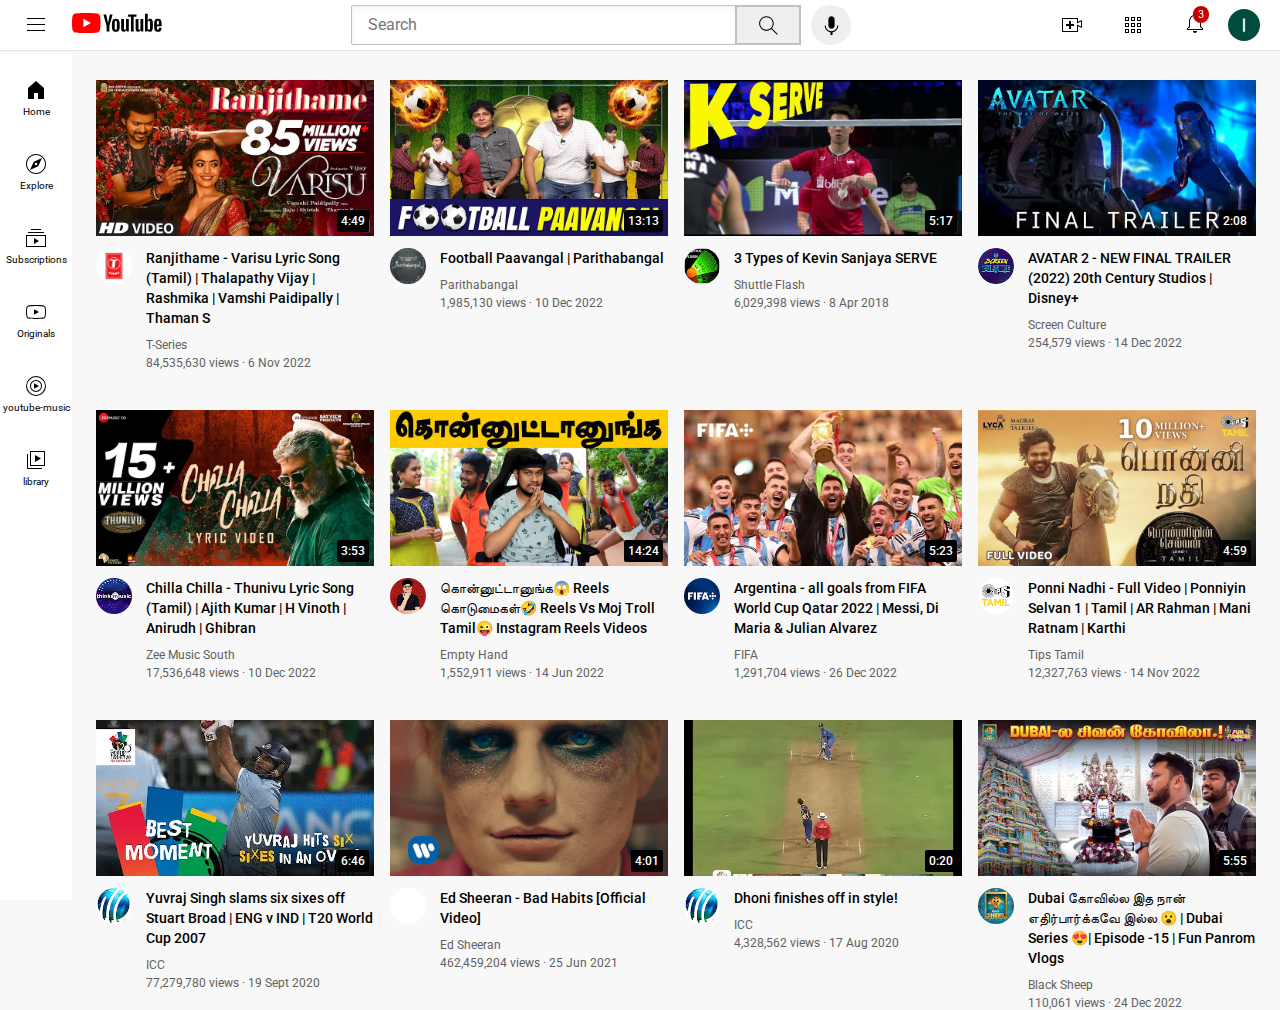
<file: index.html>
<!DOCTYPE html>
<html>
  <head>
    <title> YouTube </title>
      <link rel="preconnect" href="https://fonts.googleapis.com">
      <link rel="preconnect" href="https://fonts.gstatic.com" crossorigin>
      <link href="https://fonts.googleapis.com/css2?family=Roboto:wght@400;500;700&display=swap" rel="stylesheet">

      <link rel="stylesheet" href="styles/general.css">
      <link rel="stylesheet" href="styles/header.css">
      <link rel="stylesheet" href="styles/video.css">
      <link rel="stylesheet" href="styles/sidebar.css">
  </head>

  <body>
    <div class="header">
      <div class="left-section">
        <img class="hamburger-menu" src="icons/hamburger-menu.svg">
        <a href="https://www.youtube.com/">
        <img class="youtube-logo" src="icons/youtube-logo.svg">
        </a>
      </div>
      <div class="middle-section">
        <input class="search-bar" type="text" placeholder="Search">
        <button class="search-button">
          <img class="search-icon" src="icons/search.svg">
          <div class="tooltip">Search</div>  
        </button>
        <button class="voice-button">
          <img class="voice-icon" src="icons/voice-search-icon.svg">
          <div class="tooltip">Search with your voice</div>
        </button>
      </div>
      <div class="right-section">
        <div class="upload-icon-container">
          <img class="upload-icon" src="icons/upload.svg">
          <div class="tooltip">Create</div>
        </div>
        <div class="apps-icon-container">
          <img class="apps-icon" src="icons/youtube-apps.svg"> 
          <div class="tooltip">Youtube icons</div>
        </div>
        
        <div class="notifications-icon-container">
          <div class="notification-container">
            <img class="notifications-icon" src="icons/notifications.svg">
            <div class="tooltip">Notifications</div>
          </div>
          <div class="notifications-count">3</div>
        </div>
        <img class="profile-icon" src="icons/Lokesh.jpg">
      </div>
    </div>
  <div class="sidebar">
    <div class="sidebar-link">
      <img src="icons/home.svg">
      <div>Home</div></div>
    <div class="sidebar-link">
      <img src="icons/explore.svg">
      <div>Explore</div></div>
    <div class="sidebar-link">
      <img src="icons/subscriptions.svg">
      <div>Subscriptions</div></div>
    <div class="sidebar-link">
      <img src="icons/originals.svg">
      <div>Originals</div></div>
    <div class="sidebar-link">
      <img src="icons/youtube-music.svg">
      <div>youtube-music</div></div>
    <div class="sidebar-link">
      <img src="icons/library.svg">
      <div>library</div></div>
  </div>  

      
    <div class="video-grid">
      <div class="video-preview">
        <div class= "tumbnail-row"> 
          <a href="https://www.youtube.com/watch?v=zuVV9Y55gvc">
          <img class="Tumbnail" src="Tumbnail/Ranjithame].webp">
          </a>
          <div class="video-time">4:49</div>
        </div>
        
        <div class="video-info-grid">
          <div>
            <img class="profile-picture" src="channel-picture/T-ranjithame.jpg">
          </div>
          <div>
            <p class="video-title"><a class="video-link" href="https://www.youtube.com/watch?v=zuVV9Y55gvc">Ranjithame - Varisu Lyric Song (Tamil) | Thalapathy Vijay | Rashmika | Vamshi Paidipally | Thaman S
            </a></p>
            <p class="video-author">T-Series
            </p>
            <p class="video-stats">84,535,630 views &#183; 6 Nov 2022
            </p> 
          </div>
        
        </div>
      </div>
      <div class="video-preview">
        <div class= "tumbnail-row"> 
          <a href="https://www.youtube.com/watch?v=iE6YvmcQcYU&t=1s">
          <img class="Tumbnail" src="Tumbnail/Parithabangal.webp">
          </a>
          <div class="video-time">13:13</div>
        </div>
        
        <div class="video-info-grid">
          <div>
            <img class="profile-picture" src="channel-picture/T-parithavangal.jpg">
          </div>
          <div>
            <p class="video-title"><a class="video-link" href="https://www.youtube.com/watch?v=iE6YvmcQcYU&t=1s">Football Paavangal | Parithabangal
            </a></p>
            <p class="video-author">Parithabangal
            </p>
            <p class="video-stats">1,985,130 views &#183; 10 Dec 2022
            </p> 
          </div>
        
        </div>
      </div>
      <div class="video-preview">
        <div class= "tumbnail-row">
          <a href="https://www.youtube.com/watch?v=IEge830cgHs&t=117s"> 
          <img class="Tumbnail" src="Tumbnail/Badmitton.webp">
          </a>
          <div class="video-time">5:17</div>
        </div>
        
        <div class="video-info-grid">
          <div>
            <img class="profile-picture" src="channel-picture/T-Badmitton.jpg">
            </a>
          </div>
          <div>
            <p class="video-title"><a class="video-link" href="https://www.youtube.com/watch?v=IEge830cgHs&t=117s">3 Types of Kevin Sanjaya SERVE
            </a></p>
            <p class="video-author">Shuttle Flash
            </p>
            <p class="video-stats">6,029,398 views &#183; 8 Apr 2018
            </p> 
          </div>
        
        </div>
      </div>
      <div class="video-preview">
        <div class= "tumbnail-row"> 
          <a href="https://www.youtube.com/watch?v=IOC1lO6oWZY">
          <img class="Tumbnail" src="Tumbnail/Avatar.webp">
          </a>
          <div class="video-time">2:08</div>
        </div>
        
        <div class="video-info-grid">
          <div>
            <img class="profile-picture" src="channel-picture/T-avatar.jpg">
          </div>
          <div>
            <p class="video-title"><a class="video-link" href="https://www.youtube.com/watch?v=IOC1lO6oWZY">AVATAR 2 - NEW FINAL TRAILER (2022) 20th Century Studios | Disney+
            </p></a>
            <p class="video-author">Screen Culture
              
            </p>
            <p class="video-stats">254,579 views &#183; 14 Dec 2022
            </p> 
          </div>
        
        </div>
      </div>
      <div class="video-preview">
        <div class= "tumbnail-row"> 
          <a href="https://www.youtube.com/watch?v=I7dRB7mTtLE">
          <img class="Tumbnail" src="Tumbnail/T-Chilla Chilla.webp">
          </a>
          <div class="video-time">3:53</div>
        </div>
        
        <div class="video-info-grid">
          <div>
            <img class="profile-picture" src="channel-picture/T-Chilla Chilla.jpg">
          </div>
          <div>
            <p class="video-title"><a class="video-link" href="https://www.youtube.com/watch?v=I7dRB7mTtLE">Chilla Chilla - Thunivu Lyric Song (Tamil) | Ajith Kumar | H Vinoth | Anirudh | Ghibran
            </a></p>
            <p class="video-author">Zee Music South
              
            </p>
            <p class="video-stats"> 17,536,648 views &#183; 10 Dec 2022
            </p> 
          </div>
        
        </div>
      </div>
      <div class="video-preview">
        <div class= "tumbnail-row">
          <a href="https://www.youtube.com/watch?v=s90YnsbjYiw&t=9s"> 
          <img class="Tumbnail" src="Tumbnail/Empty hands.webp">
          </a>
          <div class="video-time">14:24</div>
        </div>
        
        <div class="video-info-grid">
          <div>
            
            <img class="profile-picture" src="channel-picture/T-emptyhands.jpg">
          </div>
          <div>
            <p class="video-title"><a class="video-link" href="https://www.youtube.com/watch?v=s90YnsbjYiw&t=9s">கொன்னுட்டானுங்க😱 Reels கொடுமைகள்🤣 Reels Vs Moj Troll Tamil😜 Instagram Reels Videos
            </a></p>
            <p class="video-author">
              Empty Hand              
            </p>
            <p class="video-stats">1,552,911 views  &#183; 14 Jun 2022
            </p> 
          </div>
        </div>
      </div>
      <div class="video-preview">
        <div class= "tumbnail-row">
          <a href="https://www.youtube.com/watch?v=8MH5bdnrDGQ"> 
          <img class="Tumbnail" src="Tumbnail/Fifa.webp">
          </a>
          <div class="video-time">5:23</div>
        </div>
        
        <div class="video-info-grid">
          <div>
            
            <img class="profile-picture" src="channel-picture/T-fifa.jpg">
          </div>
          <div>
            <p class="video-title"><a class="video-link" href="https://www.youtube.com/watch?v=8MH5bdnrDGQ">Argentina - all goals from FIFA World Cup Qatar 2022 | Messi, Di Maria & Julian Alvarez
            </a></p>
            <p class="video-author">
              FIFA             
            </p>
            <p class="video-stats">1,291,704 views  &#183; 26 Dec 2022
            </p> 
          </div>
        </div>
      </div>
      <div class="video-preview">
        <div class= "tumbnail-row"> 
          <a href="https://www.youtube.com/watch?v=14nAMb8bYSk">
          <img class="Tumbnail" src="Tumbnail/Ponninathi.webp">
          </a>
          <div class="video-time">4:59</div>
        </div>
        
        <div class="video-info-grid">
          <div>
            <img class="profile-picture" src="channel-picture/T-ponninadhi.jpg">
          </div>
          <div>
            <p class="video-title"><a class="video-link" href="https://www.youtube.com/watch?v=14nAMb8bYSk">Ponni Nadhi - Full Video | Ponniyin Selvan 1 | Tamil | AR Rahman | Mani Ratnam | Karthi
            </a></p>
            <p class="video-author">Tips Tamil
            </p>
            <p class="video-stats">12,327,763 views &#183; 14 Nov 2022
            </p> 
          </div>
        
        </div>
      </div>
      <div class="video-preview">
        <div class= "tumbnail-row"> 
          <a href="https://www.youtube.com/watch?v=8b0ubLO2MUE">
          <img class="Tumbnail" src="Tumbnail/Yuvaraj.webp">
          </a>
          <div class="video-time">6:46</div>
        </div>
        
        <div class="video-info-grid">
          <div>
            <img class="profile-picture" src="channel-picture/T-yuvaraj.jpg">
          </div>
          <div>
            <p class="video-title"><a class="video-link" href="https://www.youtube.com/watch?v=8b0ubLO2MUE">Yuvraj Singh slams six sixes off Stuart Broad | ENG v IND | T20 World Cup 2007
            </a></p>
            <p class="video-author">ICC
            </p>
            <p class="video-stats">77,279,780 views &#183; 19 Sept 2020
            </p> 
          </div>
        
        </div>
      </div>
      <div class="video-preview">
        <div class= "tumbnail-row"> 
          <a href="https://www.youtube.com/watch?v=orJSJGHjBLI">
          <img class="Tumbnail" src="Tumbnail/edshreen.webp">
          </a>
          <div class="video-time">4:01</div>
        </div>
        
        <div class="video-info-grid">
          <div>
            <img class="profile-picture" src="channel-picture/T-edshreen.jpg">
          </div>
          <div>
            <p class="video-title"><a class="video-link" href="https://www.youtube.com/watch?v=orJSJGHjBLI">Ed Sheeran - Bad Habits [Official Video]
            </a></p>
            <p class="video-author">Ed Sheeran
            </p>
            <p class="video-stats">462,459,204 views &#183; 25 Jun 2021
            </p> 
          </div>
        
        </div>
      </div>
      <div class="video-preview">
        <div class= "tumbnail-row"> 
          <a href="https://www.youtube.com/watch?v=R0alThHNb0Y">
          <img class="Tumbnail" src="Tumbnail/Dhoni.webp">
          </a>
          <div class="video-time">0:20</div>
        </div>
        
        <div class="video-info-grid">
          <div>
            <img class="profile-picture" src="channel-picture/T-Dhoni.jpg">
          </div>
          <div>
            <p class="video-title"><a class="video-link" href="https://www.youtube.com/watch?v=R0alThHNb0Y">Dhoni finishes off in style!
            </a></p>
            <p class="video-author">ICC
            </p>
            <p class="video-stats">4,328,562 views &#183; 17 Aug 2020
            </p> 
          </div>
        
        </div>
      </div>
      <div class="video-preview">
        <div class= "tumbnail-row"> 
          <a href="https://www.youtube.com/watch?v=HGBfGGe8UrA&t=1s">
          <img class="Tumbnail" src="Tumbnail/blacksheep.webp">
          </a>
          <div class="video-time">5:55</div>
        </div>
        
        <div class="video-info-grid">
          <div>
            <img class="profile-picture" src="channel-picture/T-blacksheep.jpg">
          </div>
          <div>
            <p class="video-title"><a class="video-link" href="https://www.youtube.com/watch?v=HGBfGGe8UrA&t=1s">Dubai கோவில்ல இத நான் எதிர்பார்க்கவே இல்ல 😮 | Dubai Series 😍| Episode -15 | Fun Panrom Vlogs
            </a></p>
            <p class="video-author">Black Sheep
            </p>
            <p class="video-stats">110,061 views &#183; 24 Dec 2022
            </p> 
          </div>
        
        </div>
      </div>
    </div>       
  </body>
</html>
</file>
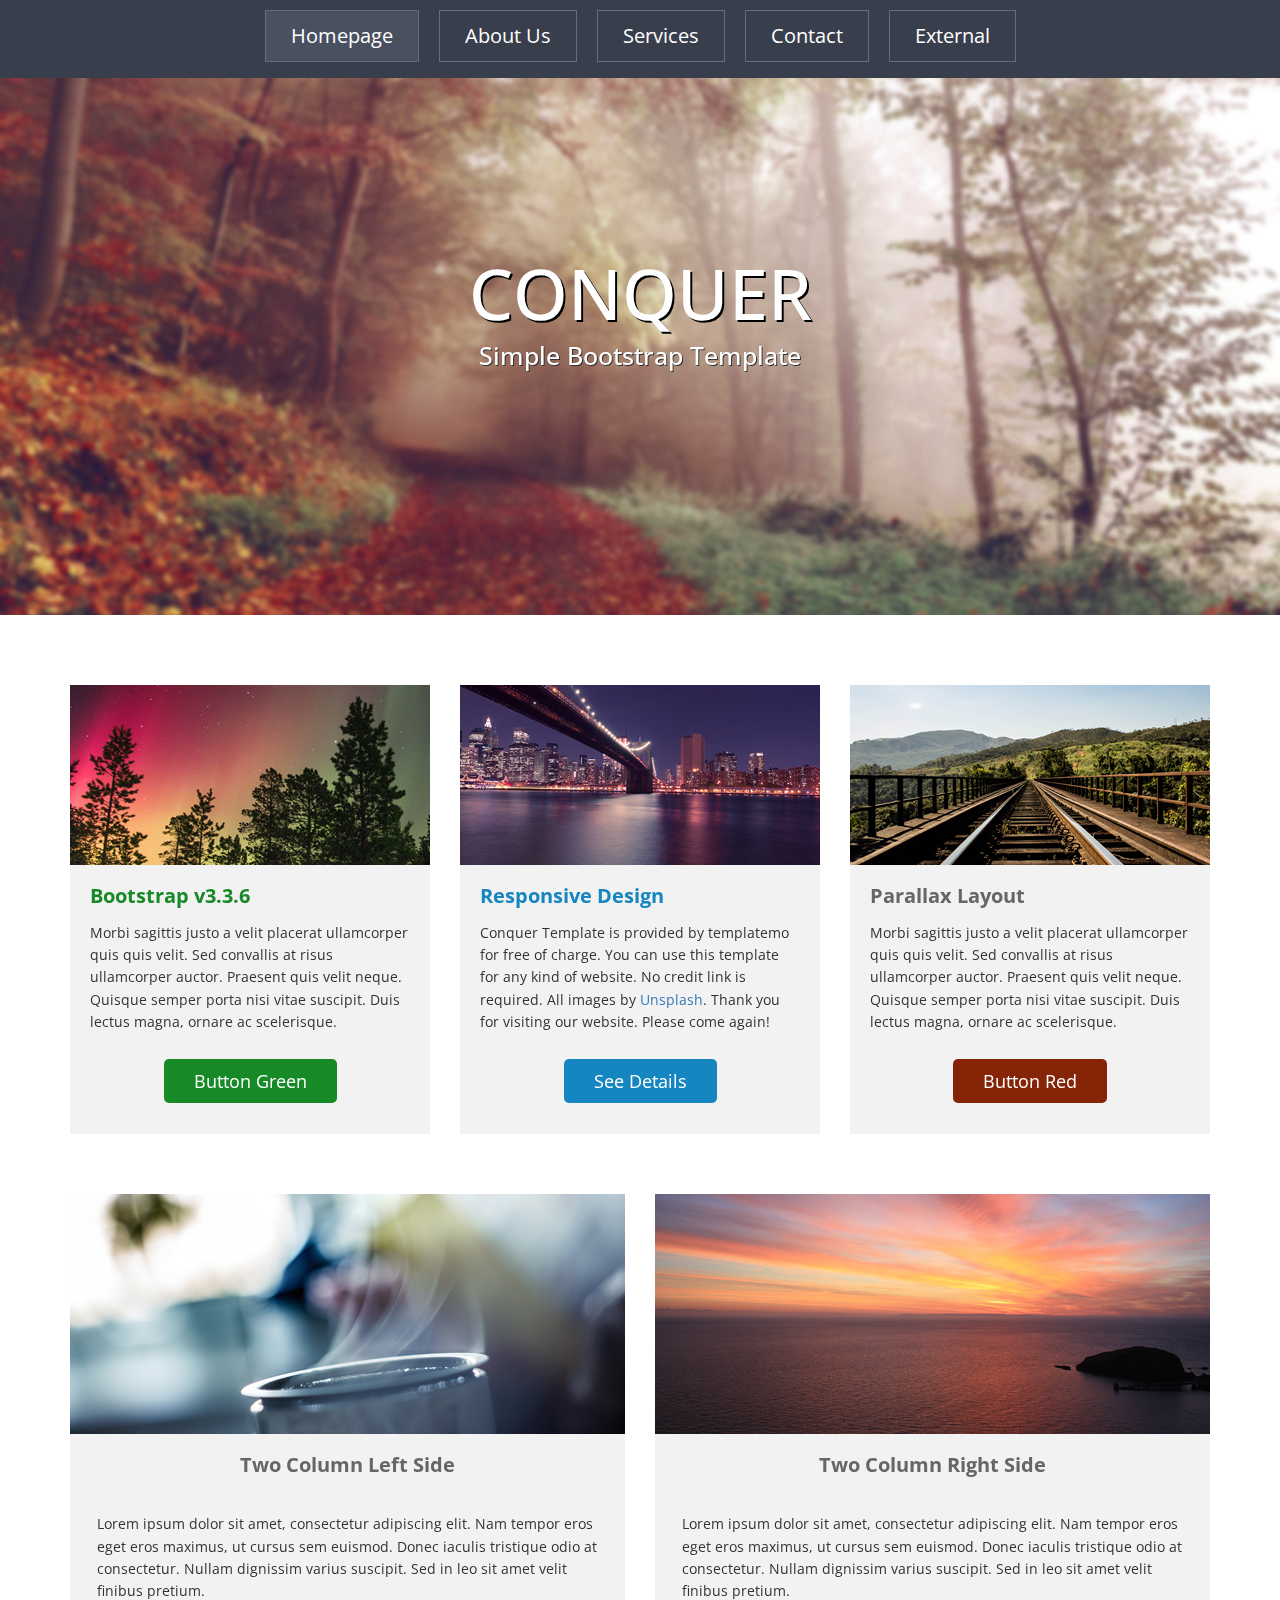
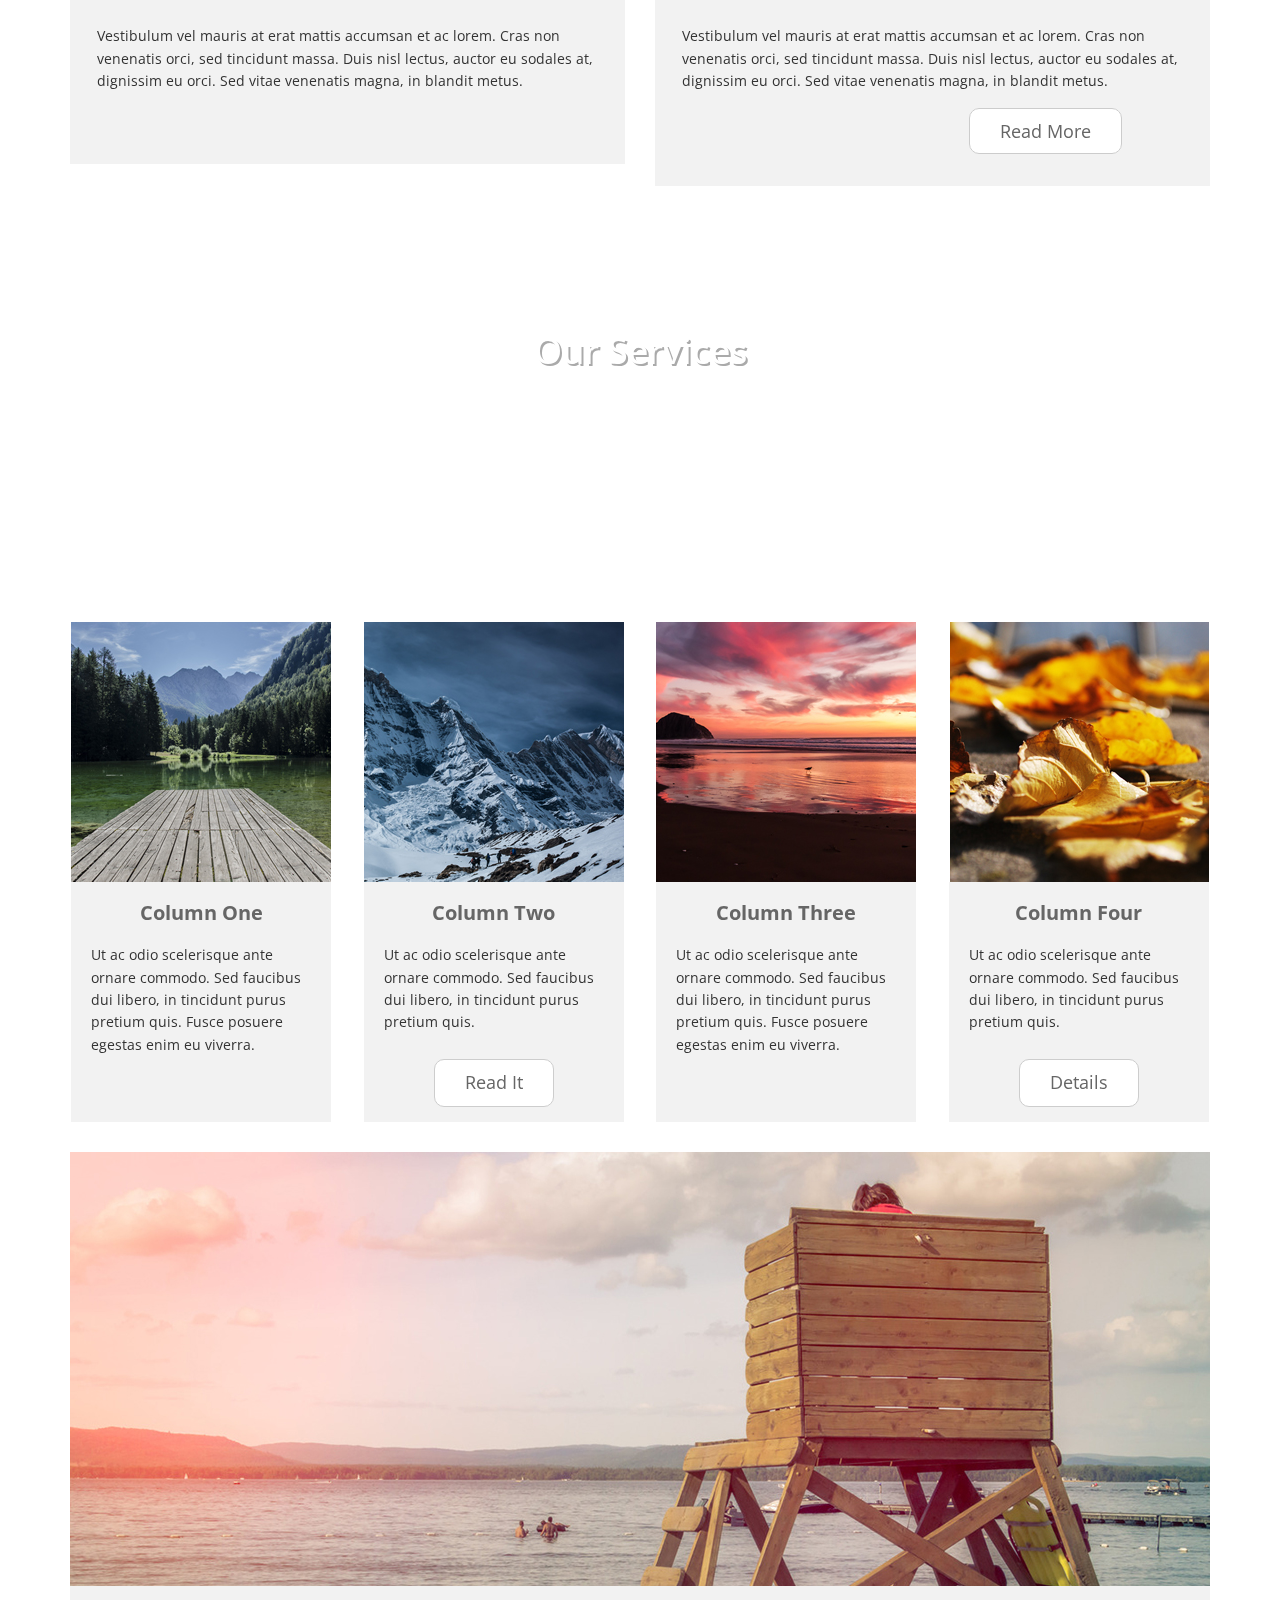
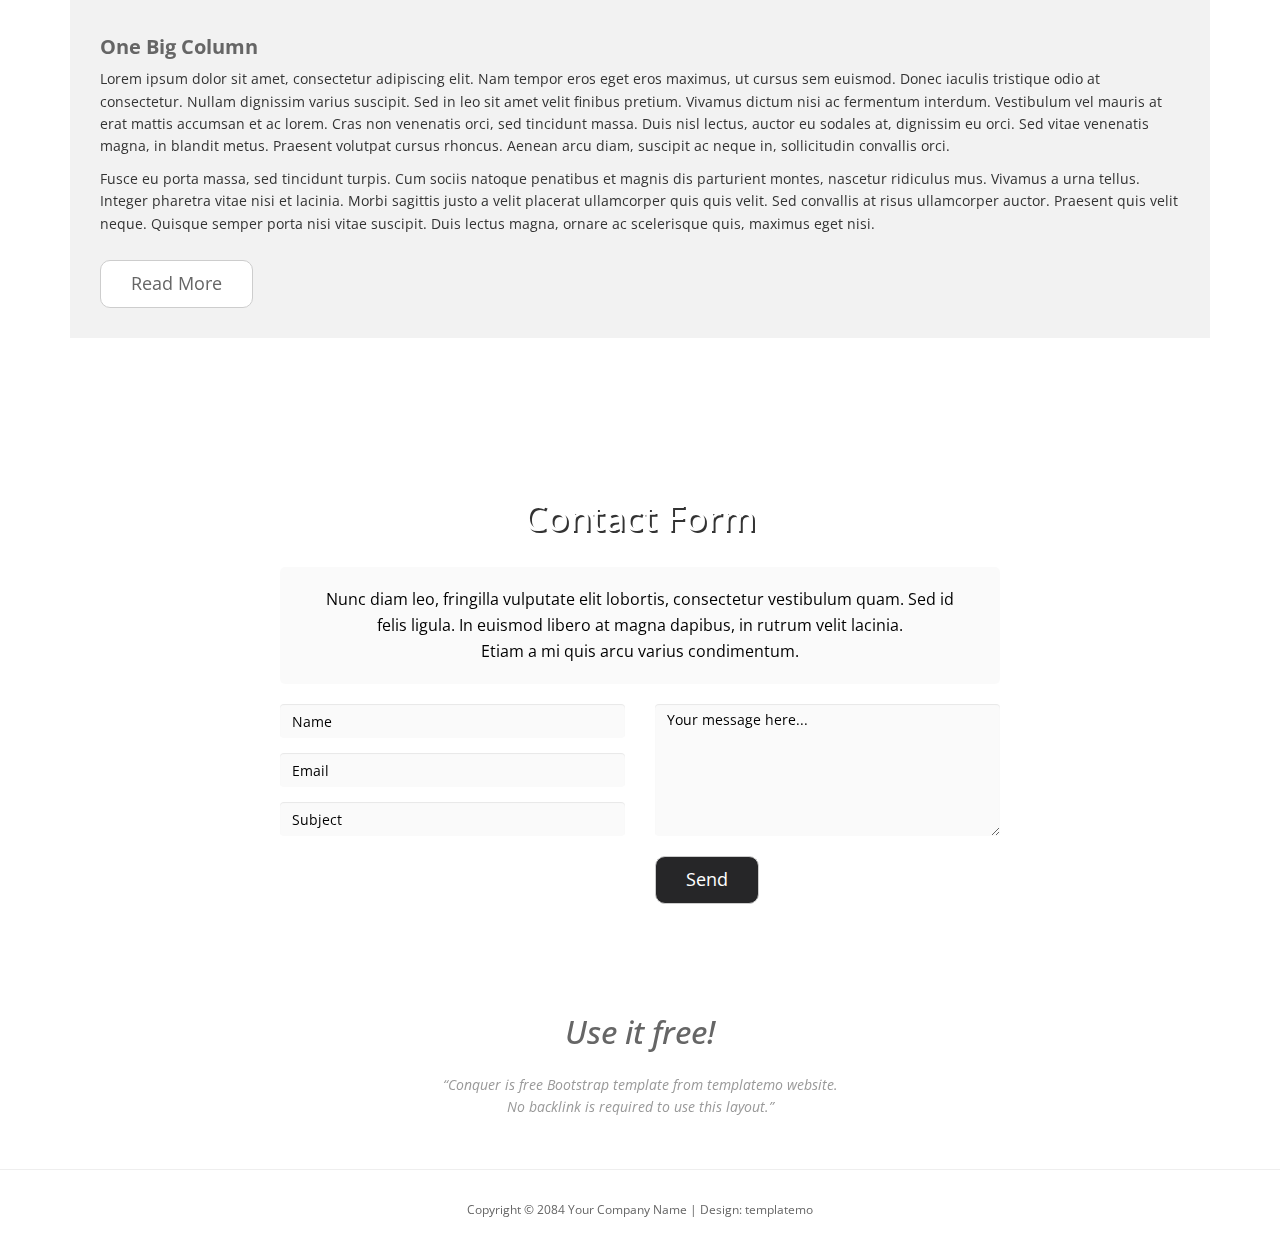
<file: Conquer Free Website Template - Free-CSS.com/conquer/index.html>
<!DOCTYPE html>
<html>
<head>
	<title>Conquer</title>
<!--
Conquer Template
http://www.templatemo.com/tm-476-conquer
-->
	<meta charset="utf-8">
	<meta name="viewport" content="width=device-width, initial-scale=1">
	<meta http-equiv="X-UA-Compatible" content="IE=edge">
	<link href='https://fonts.googleapis.com/css?family=Open+Sans:300,400,600,700' rel='stylesheet' type='text/css'>
	<link rel="stylesheet" href="css/bootstrap.min.css">
	<link rel="stylesheet" href="css/style.css">
</head>
<body>
	<nav class="navbar navbar-inverse navbar-fixed-top">
		<div class="container">
			<div class="navbar-header">
				<button type="button" class="navbar-toggle">
					<span class="icon-bar"></span>
					<span class="icon-bar"></span>
					<span class="icon-bar"></span>                        
				</button>
			</div>   
			<div class="single-page-nav sticky-wrapper" id="tmNavbar">
				<ul class="nav navbar-nav">
					<li><a href="#section1">Homepage</a></li>
					<li><a href="#section2">About Us</a></li>
					<li><a href="#section3">Services</a></li>
					<li><a href="#section4">Contact</a></li>
					<li><a href="#">External</a></li>
				</ul>
			</div>   
		</div>
	</nav>    

	<div id="section1">
		<header id="header-area" class="intro-section">
			<div class="container">
				<div class="row">
					<div class="col-sm-12 text-center">
						<div class="header-content">
							<h1>CONQUER</h1>
							<h4>Simple Bootstrap Template</h4>
						</div>
					</div>
				</div>
			</div>
		</header>
	</div>
	<div id="section2">
		<!-- Start Feature Area -->
		<section id="feature-area" class="about-section">
			<div class="container">
				<div class="row text-center inner">
					<div class="col-sm-4">
						<div class="feature-content">
							<img src="img/1-1.jpg" alt="Image">
							<h2 class="feature-content-title green-text">Bootstrap v3.3.6</h2>
							<p class="feature-content-description">Morbi sagittis justo a velit placerat ullamcorper quis quis velit. Sed convallis at risus ullamcorper auctor. Praesent quis velit neque. Quisque semper porta nisi vitae suscipit. Duis lectus magna, ornare ac scelerisque.
							</p>
							<a href="#" class="feature-content-link green-btn">button green</a>
						</div>
					</div>
					<div class="col-sm-4">
						<div class="feature-content">
							<img src="img/1-2.jpg" alt="Image">
							<h2 class="feature-content-title blue-text">Responsive Design</h2>
							<p class="feature-content-description">Conquer Template is provided by templatemo for free of charge. You can use this template for any kind of website. No credit link is required. All images by <a href="http://unsplash.com" target="_parent">Unsplash</a>. Thank you for visiting our website. Please come again!</p>                    
							<a href="#" class="feature-content-link blue-btn">See Details</a>
						</div>
					</div>
					<div class="col-sm-4">
						<div class="feature-content">
							<img src="img/1-3.jpg" alt="Image">
							<h2 class="feature-content-title red-text">Parallax Layout</h2>
							<p class="feature-content-description">Morbi sagittis justo a velit placerat ullamcorper quis quis velit. Sed convallis at risus ullamcorper auctor. Praesent quis velit neque. Quisque semper porta nisi vitae suscipit. Duis lectus magna, ornare ac scelerisque.
							</p>
							<a href="#" class="feature-content-link red-btn">Button Red</a>
						</div>
					</div>
				</div>
			</div>
		</section>
		<!-- End Feature Area -->

		<!-- Start Blog Area -->
		<section id="blog-area">
			<div class="container">
				<div class="row text-center inner">
					<div class="col-sm-6">
						<div class="blog-content">
							<img src="img/2-1.jpg" alt="Image">
							<h2>Two Column Left Side</h2>
							<p>Lorem ipsum dolor sit amet, consectetur adipiscing elit. Nam tempor eros eget eros maximus, ut cursus sem euismod. Donec iaculis tristique odio at consectetur. Nullam dignissim varius suscipit. Sed in leo sit amet velit finibus pretium.<br><br>
								Vestibulum vel mauris at erat mattis accumsan et ac lorem. Cras non venenatis orci, sed tincidunt massa. Duis nisl lectus, auctor eu sodales at, dignissim eu orci. Sed vitae venenatis magna, in blandit metus.</p>
								<br>

							</div>
						</div>
						<div class="col-sm-6">
							<div class="blog-content">
								<img src="img/2-2.jpg" alt="Image">
								<h2>Two Column Right Side</h2>
								<p>Lorem ipsum dolor sit amet, consectetur adipiscing elit. Nam tempor eros eget eros maximus, ut cursus sem euismod. Donec iaculis tristique odio at consectetur. Nullam dignissim varius suscipit. Sed in leo sit amet velit finibus pretium.<br><br>
								Vestibulum vel mauris at erat mattis accumsan et ac lorem. Cras non venenatis orci, sed tincidunt massa. Duis nisl lectus, auctor eu sodales at, dignissim eu orci. Sed vitae venenatis magna, in blandit metus.</p>
									<span><a href="#">read more</a></span><br>
									<p id="blofr"></p>
								</div>
							</div>
						</div>
					</div>
				</section>
				<!-- End Blog Area -->
			</div>
			<div id="section3">
				<!-- Start Services Area -->
				<section id="services-area" class="services-section">
					<div class="container">
						<div class="row">
							<div class="col-sm-12 text-center inner our-service">
								<div class="service">
									<h1>Our Services</h1>
									<p>Nunc diam leo, fringilla vulputate elit lobortis, consectetur vestibulum quam. Sed id <br>
										felis ligula. In euismod libero at magna dapibus, in rutrum velit lacinia. <br>
										Etiam a mi quis arcu varius condimentum.</p>
									</div>
								</div>
							</div>
						</div>
					</section>
					<!-- End Services Area -->

					<!-- Start Testimornial Area -->
					<section id="testimornial-area">
						<div class="container">
							<div class="row text-center">
								<div class="col-lg-3 col-md-3 col-sm-6 col-xs-6 col-xxs-12">
									<div class="testimonial-content">
										<img src="img/4-1.jpg" alt="Image">
										<h2>Column One</h2>
										<p>Ut ac odio scelerisque ante ornare commodo. Sed faucibus dui libero, in tincidunt purus pretium quis. Fusce posuere egestas enim eu viverra.</p>
										<br>
									</div>
								</div>
								<div class="col-lg-3 col-md-3 col-sm-6 col-xs-6 col-xxs-12">
									<div class="testimonial-content">
										<img src="img/4-2.jpg" alt="Image">
										<h2>Column Two</h2>
										<p>Ut ac odio scelerisque ante ornare commodo. Sed faucibus dui libero, in tincidunt purus pretium quis.</p>
										<a href="#" class="content-link">read it</a>
										<br>
										<p id="redd"></p>
									</div>
								</div>
								<div class="col-lg-3 col-md-3 col-sm-6 col-xs-6 col-xxs-12">
									<div class="testimonial-content">
										<img src="img/4-3.jpg" alt="Image">
										<h2>Column Three</h2>
										<p>Ut ac odio scelerisque ante ornare commodo. Sed faucibus dui libero, in tincidunt purus pretium quis. Fusce posuere egestas enim eu viverra.</p>
										<br>
									</div>
								</div>
								<div class="col-lg-3 col-md-3 col-sm-6 col-xs-6 col-xxs-12">
									<div class="testimonial-content">
										<img src="img/4-4.jpg" alt="Image">
										<h2>Column Four</h2>
										<p>Ut ac odio scelerisque ante ornare commodo. Sed faucibus dui libero, in tincidunt purus pretium quis.</p>
										<a href="#" class="content-link">details</a>
										<br>
										<p id="dets"></p>
									</div>
								</div>
							</div>
							<div class="row">
								<div class="col-lg-12">
									<div class="tm-box">
										<img src="img/4-5.jpg" alt="Image" class="img-responsive">
										<div class="tm-box-description">
											<h2>One Big Column</h2>
											<p class="tm-box-p">Lorem ipsum dolor sit amet, consectetur adipiscing elit. Nam tempor eros eget eros maximus, ut cursus sem euismod. Donec iaculis tristique odio at consectetur. Nullam dignissim varius suscipit. Sed in leo sit amet velit finibus pretium. Vivamus dictum nisi ac fermentum interdum. Vestibulum vel mauris at erat mattis accumsan et ac lorem. Cras non venenatis orci, sed tincidunt massa. Duis nisl lectus, auctor eu sodales at, dignissim eu orci. Sed vitae venenatis magna, in blandit metus. Praesent volutpat cursus rhoncus. Aenean arcu diam, suscipit ac neque in, sollicitudin convallis orci.</p>
											<p class="tm-box-p">Fusce eu porta massa, sed tincidunt turpis. Cum sociis natoque penatibus et magnis dis parturient montes, nascetur ridiculus mus. Vivamus a urna tellus. Integer pharetra vitae nisi et lacinia. Morbi sagittis justo a velit placerat ullamcorper quis quis velit. Sed convallis at risus ullamcorper auctor. Praesent quis velit neque. Quisque semper porta nisi vitae suscipit. Duis lectus magna, ornare ac scelerisque quis, maximus eget nisi.</p>
											<a href="#" class="content-link">Read More</a>    
										</div>                        
									</div>                    
								</div>
							</div>
						</div>
					</section>
					<!-- End Testimornial Area -->
				</div>
				<div id="section4">
					<!-- Start Contact Area -->
					<section id="contact-area" class="contact-section">
						<div class="container">
							<div class="row">
								<div class="col-sm-12 text-center inner">
									<div class="contact-content">
										<h1>contact form</h1>
										<div class="row">                            
											<div class="col-sm-12">
												<p>Nunc diam leo, fringilla vulputate elit lobortis, consectetur vestibulum quam. Sed id <br>
													felis ligula. In euismod libero at magna dapibus, in rutrum velit lacinia. <br>
													Etiam a mi quis arcu varius condimentum.</p>
												</div>                            
											</div>

										</div>
									</div>
								</div>
								<div class="row">
									<div class="col-lg-12">
										<form action="#" method="post" class="contact-form">
											<div class="col-sm-6 contact-form-left">
												<div class="form-group">
													<input name="name" type="text" class="form-control" id="name" placeholder="Name">
												  	<input type="email" name="email" class="form-control" id="mail" placeholder="Email">
													<input name="subject" type="text" class="form-control" id="subject" placeholder="Subject">
												</div>
											</div>
											<div class="col-sm-6 contact-form-right">
												<div class="form-group">
													<textarea name="message" rows="6" class="form-control" id="comment" placeholder="Your message here..."></textarea>
													<button type="submit" class="btn btn-default">Send</button>
												</div>
											</div>                        
										</form>    
									</div>                
								</div>
							</div>
						</section>
						<!-- End Contact Area -->
					</div>

					<!-- Start Footer Area -->
					<footer id="footer-area">
						<div class="container">
							<div class="row text-center">
								<div class="col-sm-12">
									<div class="footer-content">
										<h1>Use it free!</h1>
										<p>“Conquer is free Bootstrap template from templatemo website. 
											<br>No backlink is required to use this layout.”</p>
										</div>                
									</div>
								</div>
							</div>
							<hr>
							<div class="container">
								<div class="row">
									<div class="col-sm-12 text-center">             
										<p class="copy">Copyright © 2084 Your Company Name 
                                        
                                        | Design: templatemo</p>
									</div>
								</div>
							</div>
						</footer>
						<!-- End Footer Area -->

						<script src="js/jquery-1.11.2.min.js"></script>
						<script src="js/jquery.scrollUp.min.js"></script> <!-- https://github.com/markgoodyear/scrollup -->
						<script src="js/jquery.singlePageNav.min.js"></script> <!-- https://github.com/ChrisWojcik/single-page-nav -->
						<script src="js/parallax.js-1.3.1/parallax.js"></script> <!-- http://pixelcog.github.io/parallax.js/ -->
						<script>

    // HTML document is loaded. DOM is ready.
    $(function() {  

    // Parallax
        $('.intro-section').parallax({
        	imageSrc: 'img/bg-1.jpg',
        	speed: 0.2
        });
        $('.services-section').parallax({
        	imageSrc: 'img/bg-2.jpg',
        	speed: 0.2
    	});
        $('.contact-section').parallax({
        	imageSrc: 'img/bg-3.jpg',
        	speed: 0.2
        });    

        // jQuery Scroll Up / Back To Top Image
        $.scrollUp({
                scrollName: 'scrollUp',      // Element ID
		        scrollDistance: 300,         // Distance from top/bottom before showing element (px)
		        scrollFrom: 'top',           // 'top' or 'bottom'
		        scrollSpeed: 1000,            // Speed back to top (ms)
		        easingType: 'linear',        // Scroll to top easing (see http://easings.net/)
		        animation: 'fade',           // Fade, slide, none
		        animationSpeed: 300,         // Animation speed (ms)		        
		        scrollText: '', // Text for element, can contain HTML		        
		        scrollImg: true            // Set true to use image		        
            });

        // ScrollUp Placement
        $( window ).on( 'scroll', function() {

            // If the height of the document less the height of the document is the same as the
            // distance the window has scrolled from the top...
            if ( $( document ).height() - $( window ).height() === $( window ).scrollTop() ) {

                // Adjust the scrollUp image so that it's a few pixels above the footer
                $('#scrollUp').css( 'bottom', '80px' );

            } else {      
                // Otherwise, leave set it to its default value.
                $('#scrollUp').css( 'bottom', '30px' );        
            }
        });

        $('.single-page-nav').singlePageNav({
        	offset: $('.single-page-nav').outerHeight(),
        	speed: 1500,
        	filter: ':not(.external)',
        	updateHash: true
        });

        $('.navbar-toggle').click(function(){
        	$('.single-page-nav').toggleClass('show');
        });

        $('.single-page-nav a').click(function(){
        	$('.single-page-nav').removeClass('show');
        });
        
    });
</script>
</body>
</html>
</file>
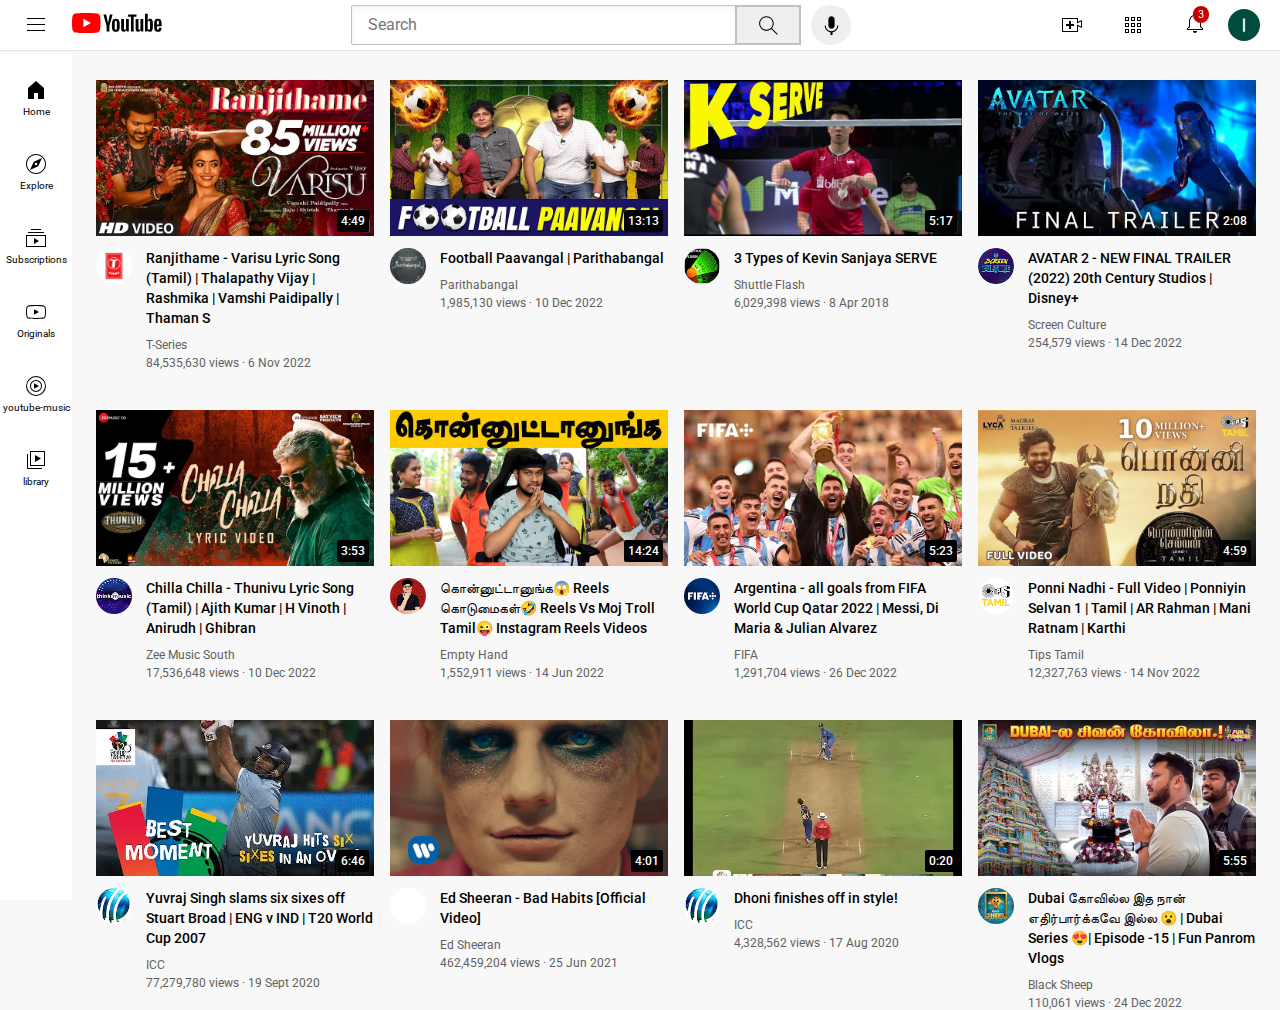
<file: youtube.html>
<!DOCTYPE html>
<html>
  <head>
    <title> YouTube </title>
      <link rel="preconnect" href="https://fonts.googleapis.com">
      <link rel="preconnect" href="https://fonts.gstatic.com" crossorigin>
      <link href="https://fonts.googleapis.com/css2?family=Roboto:wght@400;500;700&display=swap" rel="stylesheet">

      <link rel="stylesheet" href="styles/general.css">
      <link rel="stylesheet" href="styles/header.css">
      <link rel="stylesheet" href="styles/video.css">
      <link rel="stylesheet" href="styles/sidebar.css">
  </head>

  <body>
    <div class="header">
      <div class="left-section">
        <img class="hamburger-menu" src="icons/hamburger-menu.svg">
        <a href="https://www.youtube.com/">
        <img class="youtube-logo" src="icons/youtube-logo.svg">
        </a>
      </div>
      <div class="middle-section">
        <input class="search-bar" type="text" placeholder="Search">
        <button class="search-button">
          <img class="search-icon" src="icons/search.svg">
          <div class="tooltip">Search</div>  
        </button>
        <button class="voice-button">
          <img class="voice-icon" src="icons/voice-search-icon.svg">
          <div class="tooltip">Search with your voice</div>
        </button>
      </div>
      <div class="right-section">
        <div class="upload-icon-container">
          <img class="upload-icon" src="icons/upload.svg">
          <div class="tooltip">Create</div>
        </div>
        <div class="apps-icon-container">
          <img class="apps-icon" src="icons/youtube-apps.svg"> 
          <div class="tooltip">Youtube icons</div>
        </div>
        
        <div class="notifications-icon-container">
          <div class="notification-container">
            <img class="notifications-icon" src="icons/notifications.svg">
            <div class="tooltip">Notifications</div>
          </div>
          <div class="notifications-count">3</div>
        </div>
        <img class="profile-icon" src="icons/Lokesh.jpg">
      </div>
    </div>
  <div class="sidebar">
    <div class="sidebar-link">
      <img src="icons/home.svg">
      <div>Home</div></div>
    <div class="sidebar-link">
      <img src="icons/explore.svg">
      <div>Explore</div></div>
    <div class="sidebar-link">
      <img src="icons/subscriptions.svg">
      <div>Subscriptions</div></div>
    <div class="sidebar-link">
      <img src="icons/originals.svg">
      <div>Originals</div></div>
    <div class="sidebar-link">
      <img src="icons/youtube-music.svg">
      <div>youtube-music</div></div>
    <div class="sidebar-link">
      <img src="icons/library.svg">
      <div>library</div></div>
  </div>  

      
    <div class="video-grid">
      <div class="video-preview">
        <div class= "tumbnail-row"> 
          <a href="https://www.youtube.com/watch?v=zuVV9Y55gvc">
          <img class="Tumbnail" src="Tumbnail/Ranjithame].webp">
          </a>
          <div class="video-time">4:49</div>
        </div>
        
        <div class="video-info-grid">
          <div>
            <img class="profile-picture" src="channel-picture/T-ranjithame.jpg">
          </div>
          <div>
            <p class="video-title"><a class="video-link" href="https://www.youtube.com/watch?v=zuVV9Y55gvc">Ranjithame - Varisu Lyric Song (Tamil) | Thalapathy Vijay | Rashmika | Vamshi Paidipally | Thaman S
            </a></p>
            <p class="video-author">T-Series
            </p>
            <p class="video-stats">84,535,630 views &#183; 6 Nov 2022
            </p> 
          </div>
        
        </div>
      </div>
      <div class="video-preview">
        <div class= "tumbnail-row"> 
          <a href="https://www.youtube.com/watch?v=iE6YvmcQcYU&t=1s">
          <img class="Tumbnail" src="Tumbnail/Parithabangal.webp">
          </a>
          <div class="video-time">13:13</div>
        </div>
        
        <div class="video-info-grid">
          <div>
            <img class="profile-picture" src="channel-picture/T-parithavangal.jpg">
          </div>
          <div>
            <p class="video-title"><a class="video-link" href="https://www.youtube.com/watch?v=iE6YvmcQcYU&t=1s">Football Paavangal | Parithabangal
            </a></p>
            <p class="video-author">Parithabangal
            </p>
            <p class="video-stats">1,985,130 views &#183; 10 Dec 2022
            </p> 
          </div>
        
        </div>
      </div>
      <div class="video-preview">
        <div class= "tumbnail-row">
          <a href="https://www.youtube.com/watch?v=IEge830cgHs&t=117s"> 
          <img class="Tumbnail" src="Tumbnail/Badmitton.webp">
          </a>
          <div class="video-time">5:17</div>
        </div>
        
        <div class="video-info-grid">
          <div>
            <img class="profile-picture" src="channel-picture/T-Badmitton.jpg">
            </a>
          </div>
          <div>
            <p class="video-title"><a class="video-link" href="https://www.youtube.com/watch?v=IEge830cgHs&t=117s">3 Types of Kevin Sanjaya SERVE
            </a></p>
            <p class="video-author">Shuttle Flash
            </p>
            <p class="video-stats">6,029,398 views &#183; 8 Apr 2018
            </p> 
          </div>
        
        </div>
      </div>
      <div class="video-preview">
        <div class= "tumbnail-row"> 
          <a href="https://www.youtube.com/watch?v=IOC1lO6oWZY">
          <img class="Tumbnail" src="Tumbnail/Avatar.webp">
          </a>
          <div class="video-time">2:08</div>
        </div>
        
        <div class="video-info-grid">
          <div>
            <img class="profile-picture" src="channel-picture/T-avatar.jpg">
          </div>
          <div>
            <p class="video-title"><a class="video-link" href="https://www.youtube.com/watch?v=IOC1lO6oWZY">AVATAR 2 - NEW FINAL TRAILER (2022) 20th Century Studios | Disney+
            </p></a>
            <p class="video-author">Screen Culture
              
            </p>
            <p class="video-stats">254,579 views &#183; 14 Dec 2022
            </p> 
          </div>
        
        </div>
      </div>
      <div class="video-preview">
        <div class= "tumbnail-row"> 
          <a href="https://www.youtube.com/watch?v=I7dRB7mTtLE">
          <img class="Tumbnail" src="Tumbnail/T-Chilla Chilla.webp">
          </a>
          <div class="video-time">3:53</div>
        </div>
        
        <div class="video-info-grid">
          <div>
            <img class="profile-picture" src="channel-picture/T-Chilla Chilla.jpg">
          </div>
          <div>
            <p class="video-title"><a class="video-link" href="https://www.youtube.com/watch?v=I7dRB7mTtLE">Chilla Chilla - Thunivu Lyric Song (Tamil) | Ajith Kumar | H Vinoth | Anirudh | Ghibran
            </a></p>
            <p class="video-author">Zee Music South
              
            </p>
            <p class="video-stats"> 17,536,648 views &#183; 10 Dec 2022
            </p> 
          </div>
        
        </div>
      </div>
      <div class="video-preview">
        <div class= "tumbnail-row">
          <a href="https://www.youtube.com/watch?v=s90YnsbjYiw&t=9s"> 
          <img class="Tumbnail" src="Tumbnail/Empty hands.webp">
          </a>
          <div class="video-time">14:24</div>
        </div>
        
        <div class="video-info-grid">
          <div>
            
            <img class="profile-picture" src="channel-picture/T-emptyhands.jpg">
          </div>
          <div>
            <p class="video-title"><a class="video-link" href="https://www.youtube.com/watch?v=s90YnsbjYiw&t=9s">கொன்னுட்டானுங்க😱 Reels கொடுமைகள்🤣 Reels Vs Moj Troll Tamil😜 Instagram Reels Videos
            </a></p>
            <p class="video-author">
              Empty Hand              
            </p>
            <p class="video-stats">1,552,911 views  &#183; 14 Jun 2022
            </p> 
          </div>
        </div>
      </div>
      <div class="video-preview">
        <div class= "tumbnail-row">
          <a href="https://www.youtube.com/watch?v=8MH5bdnrDGQ"> 
          <img class="Tumbnail" src="Tumbnail/Fifa.webp">
          </a>
          <div class="video-time">5:23</div>
        </div>
        
        <div class="video-info-grid">
          <div>
            
            <img class="profile-picture" src="channel-picture/T-fifa.jpg">
          </div>
          <div>
            <p class="video-title"><a class="video-link" href="https://www.youtube.com/watch?v=8MH5bdnrDGQ">Argentina - all goals from FIFA World Cup Qatar 2022 | Messi, Di Maria & Julian Alvarez
            </a></p>
            <p class="video-author">
              FIFA             
            </p>
            <p class="video-stats">1,291,704 views  &#183; 26 Dec 2022
            </p> 
          </div>
        </div>
      </div>
      <div class="video-preview">
        <div class= "tumbnail-row"> 
          <a href="https://www.youtube.com/watch?v=14nAMb8bYSk">
          <img class="Tumbnail" src="Tumbnail/Ponninathi.webp">
          </a>
          <div class="video-time">4:59</div>
        </div>
        
        <div class="video-info-grid">
          <div>
            <img class="profile-picture" src="channel-picture/T-ponninadhi.jpg">
          </div>
          <div>
            <p class="video-title"><a class="video-link" href="https://www.youtube.com/watch?v=14nAMb8bYSk">Ponni Nadhi - Full Video | Ponniyin Selvan 1 | Tamil | AR Rahman | Mani Ratnam | Karthi
            </a></p>
            <p class="video-author">Tips Tamil
            </p>
            <p class="video-stats">12,327,763 views &#183; 14 Nov 2022
            </p> 
          </div>
        
        </div>
      </div>
      <div class="video-preview">
        <div class= "tumbnail-row"> 
          <a href="https://www.youtube.com/watch?v=8b0ubLO2MUE">
          <img class="Tumbnail" src="Tumbnail/Yuvaraj.webp">
          </a>
          <div class="video-time">6:46</div>
        </div>
        
        <div class="video-info-grid">
          <div>
            <img class="profile-picture" src="channel-picture/T-yuvaraj.jpg">
          </div>
          <div>
            <p class="video-title"><a class="video-link" href="https://www.youtube.com/watch?v=8b0ubLO2MUE">Yuvraj Singh slams six sixes off Stuart Broad | ENG v IND | T20 World Cup 2007
            </a></p>
            <p class="video-author">ICC
            </p>
            <p class="video-stats">77,279,780 views &#183; 19 Sept 2020
            </p> 
          </div>
        
        </div>
      </div>
      <div class="video-preview">
        <div class= "tumbnail-row"> 
          <a href="https://www.youtube.com/watch?v=orJSJGHjBLI">
          <img class="Tumbnail" src="Tumbnail/edshreen.webp">
          </a>
          <div class="video-time">4:01</div>
        </div>
        
        <div class="video-info-grid">
          <div>
            <img class="profile-picture" src="channel-picture/T-edshreen.jpg">
          </div>
          <div>
            <p class="video-title"><a class="video-link" href="https://www.youtube.com/watch?v=orJSJGHjBLI">Ed Sheeran - Bad Habits [Official Video]
            </a></p>
            <p class="video-author">Ed Sheeran
            </p>
            <p class="video-stats">462,459,204 views &#183; 25 Jun 2021
            </p> 
          </div>
        
        </div>
      </div>
      <div class="video-preview">
        <div class= "tumbnail-row"> 
          <a href="https://www.youtube.com/watch?v=R0alThHNb0Y">
          <img class="Tumbnail" src="Tumbnail/Dhoni.webp">
          </a>
          <div class="video-time">0:20</div>
        </div>
        
        <div class="video-info-grid">
          <div>
            <img class="profile-picture" src="channel-picture/T-Dhoni.jpg">
          </div>
          <div>
            <p class="video-title"><a class="video-link" href="https://www.youtube.com/watch?v=R0alThHNb0Y">Dhoni finishes off in style!
            </a></p>
            <p class="video-author">ICC
            </p>
            <p class="video-stats">4,328,562 views &#183; 17 Aug 2020
            </p> 
          </div>
        
        </div>
      </div>
      <div class="video-preview">
        <div class= "tumbnail-row"> 
          <a href="https://www.youtube.com/watch?v=HGBfGGe8UrA&t=1s">
          <img class="Tumbnail" src="Tumbnail/blacksheep.webp">
          </a>
          <div class="video-time">5:55</div>
        </div>
        
        <div class="video-info-grid">
          <div>
            <img class="profile-picture" src="channel-picture/T-blacksheep.jpg">
          </div>
          <div>
            <p class="video-title"><a class="video-link" href="https://www.youtube.com/watch?v=HGBfGGe8UrA&t=1s">Dubai கோவில்ல இத நான் எதிர்பார்க்கவே இல்ல 😮 | Dubai Series 😍| Episode -15 | Fun Panrom Vlogs
            </a></p>
            <p class="video-author">Black Sheep
            </p>
            <p class="video-stats">110,061 views &#183; 24 Dec 2022
            </p> 
          </div>
        
        </div>
      </div>
    </div>       
  </body>
</html>
</file>
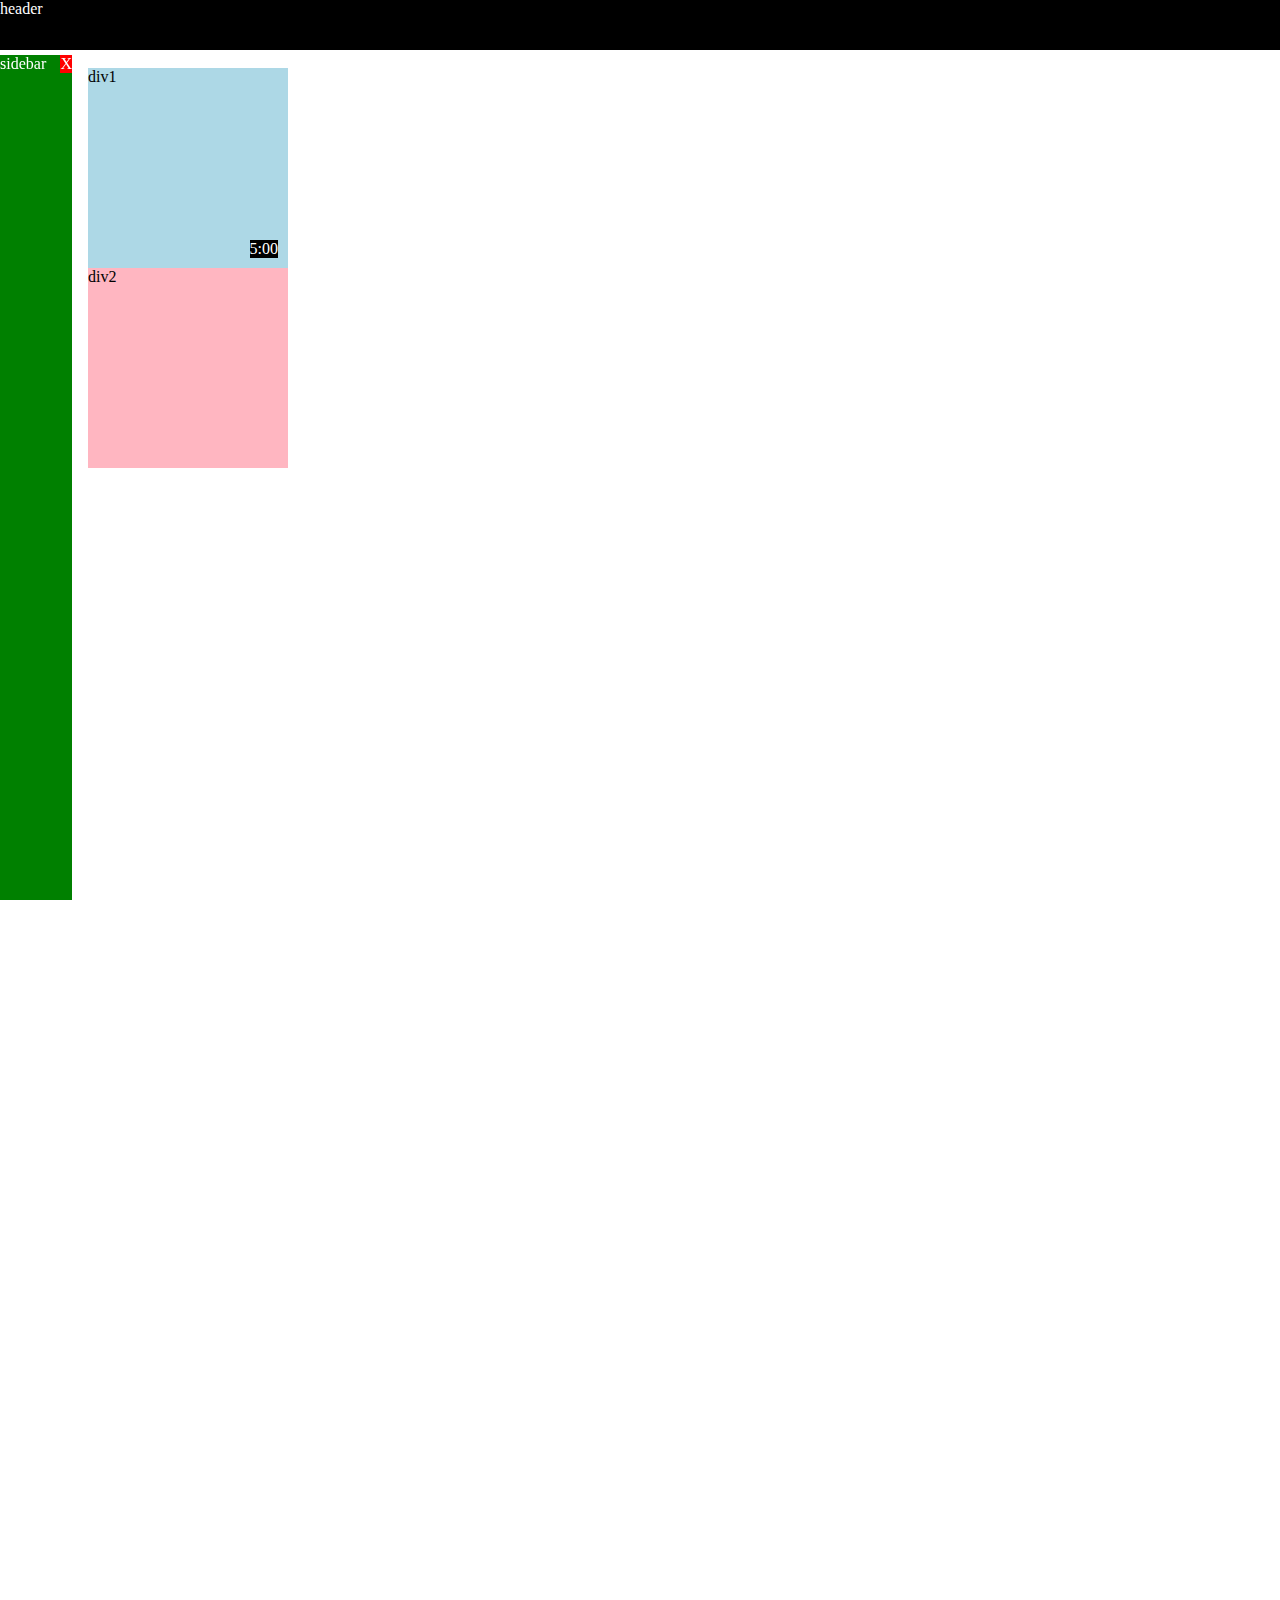
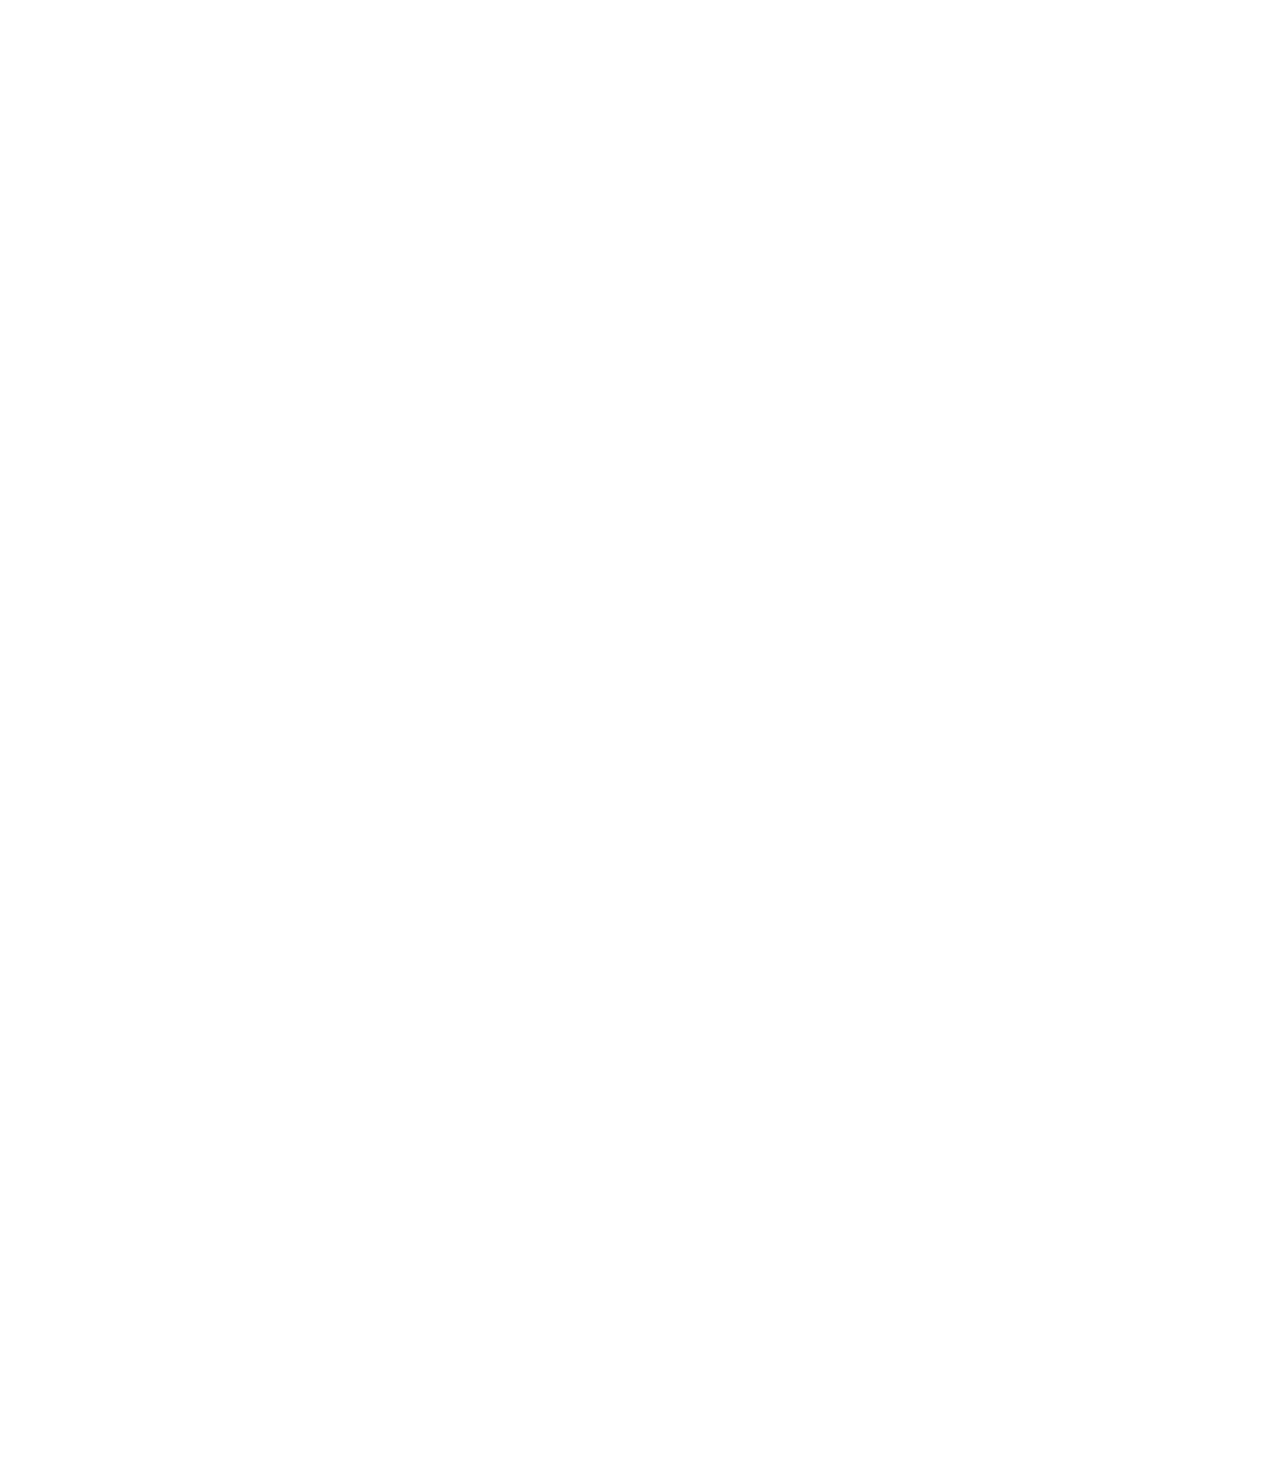
<file: IntoHTML/position.html>
<!DOCTYPE html>
<html>
  <head>
    <title>
      Position Practice
    </title>
  </head>
  <body style="height: 3000px;
  padding-top: 60px;
  padding-left: 80px;">
    <div style="background-color: black;
    color: white; 
    position: fixed;
    top: 0px;
    left: 0px;
    right: 0px;
    height: 50px;
    z-index: 1;
    "> header </div>

    <div style="background-color: green;
    position: fixed;
    color: white;
    top: 55px;
    left:0;
    bottom: 0;
    width: 72px;">sidebar
      <div style="position: absolute;
      background-color: red;
      color: white;
      right: 0;
      top: 0;">
      X
      </div>
    </div>
    
    
    <div style="background-color: lightblue;
    height: 200px;
    width: 200px;
    position: relative;"">
      div1
      <div style="position: absolute;
      background-color: black;
      color: white;
      right: 10px;;
      bottom: 10px;">
      5:00
      </div>
    </div>
    <div style="background-color: lightpink;
    height: 200px;
    width: 200px;">
      div2
    </div>

  </body>
</html>
</file>
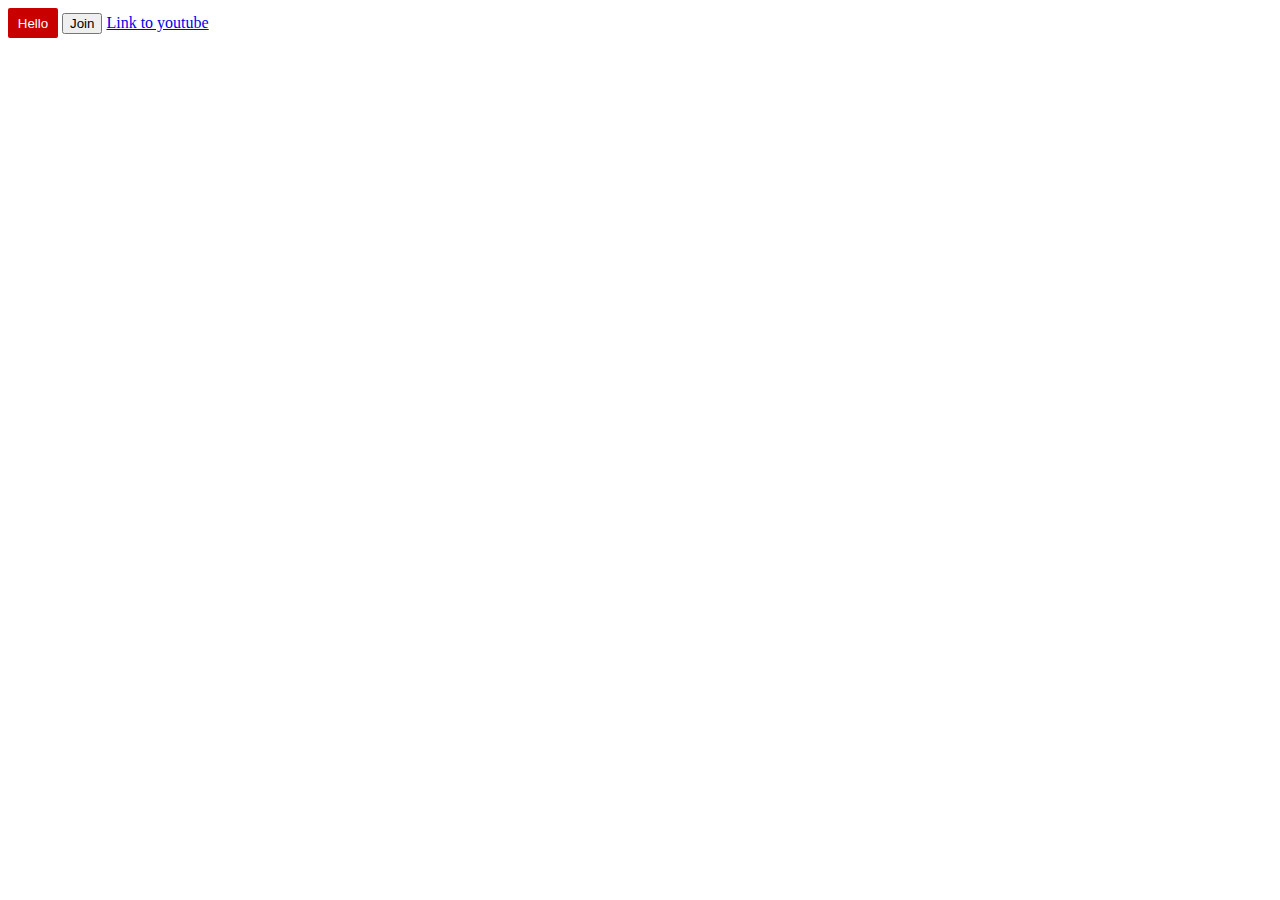
<file: IntoHTML/practice.html>
<html>
  <style>
    .Hello-button {
      background-color: rgb(200, 0, 0);
      color: white;
      border: none;
      height: 30px;
      width: 50px;
      border-radius: 2px;
      cursor: pointer;
    }
  </style>
  <button class="Hello-button">Hello</button>
  <button>Join</button>
  <a href="https://www.youtube.com/" target="_blank">Link to youtube
  </a>
</html>
</file>
<file: styles/general.css>
p{
  font-family: Roboto,Arial;
  margin-top:0;
  margin-bottom:0;
}

body{
  margin: 0;
  padding-top: 80px;
  padding-left: 96px;
  padding-right: 24px;
  background-color: rgb(248, 248, 248);
}
</file>
<file: styles/header.css>
.header{
  height: 50px;
  display: flex;
  flex-direction: row;
  justify-content: space-between;

  position: fixed;
  top: 0;
  left: 0;
  right: 0;
  background-color: white;
  border-bottom-width: 1px;
  border-bottom-style: solid;
  border-bottom-color: rgb(228, 228, 228);
  z-index: 100;
}

.left-section{
align-items: center;
display: flex;
}

.hamburger-menu { 
 height: 24px;
 margin-right: 24px;
 margin-left: 24px;
  
}

.youtube-logo {
  height: 20px;
}

.middle-section{
  display: flex;
  flex: 1;
  margin-left: 40px;
  margin-right: 60px;
  max-width: 500px;
  align-items: center;

}

.search-bar{
  flex: 1;
  height: 36px;
  border-style: solid;
  padding-left: 16px;
  font-size: 16px;
  border-width: 1px;
  border-color: rgb(192, 192, 192);
  border-radius: 2px;
  box-shadow: inset 1px 2px 5px rgba(0,0,0,0.05);
  width: 0;
}

.search-bar::placeholder{
  font-family: Roboto,Arial;
  font-size: 16px;
}
.search-button{
  height: 40px;
  width: 66px;
  background-color: rgb(239, 239, 239);
  border-width: 2px;
  border-style: solid;
  border-color: rgb(192, 192, 192);
  margin-left: -1px;
  margin-right: 10px;
}

.search-button, .voice-button, 
.upload-icon-container, .apps-icon-container,
.notifications-container
{
  display: flex;
  justify-content: center;
  align-items: center;
  position: relative;
}

.notifications-icon-container{
  position: relative;
}

.search-button .tooltip,
.voice-button .tooltip,
.upload-icon-container .tooltip, 
.apps-icon-container .tooltip,
.notification-container .tooltip {
  font-family: Roboto,Arial;
  position: absolute;
  background-color: gray;
  color: white;
  padding-top: 4px;
  padding-bottom: 4px;
  padding-left: 8px;
  padding-right: 8px;
  border-radius: 2px;
  font-size: 12px;
  bottom: -30px;
  opacity: 0;
  transition: opacity 0.15s;
  pointer-events: none;
  white-space: nowrap;
}

.search-button:hover .tooltip, 
.voice-button:hover .tooltip,
.upload-icon-container:hover .tooltip,
.apps-icon-container:hover .tooltip,
.notification-container:hover .tooltip {
opacity: 1;
}

.voice-button{
  height:40px;
  width: 40px;
  border-radius: 20px;
  border: none;
  background-color: rgb(239, 239, 239);
}
.search-icon{
  height: 25px;
}

.voice-icon{
  height: 25px;
}

.right-section{
  width:200px;
  display: flex;
  align-items: center;
  justify-content: space-between;
  margin-right: 20px;
  flex-shrink: 0;
}

.upload-icon{
  height: 24px;
  margin-right: 16px;
}

.apps-icon{
  height: 24px;
  margin-right: 16px;
}

.notifications-icon{
  height: 24px;
}


.notifications-count{
  position: absolute;
  top: -5px;
  right:-2px;
  background-color: rgb(200, 0, 0);
  color: white;
  padding-left: 5px;
  padding-right: 5px;
  padding-bottom: 2px;
  padding-top: 2px;
  font-family: Roboto, Arial;
  font-size: 11px;
  border-radius: 10px;


}
.profile-icon{
  height: 32px;
  border-radius: 16px;
}
</file>
<file: styles/video.css>
.video-info-grid{
  display: grid;
  grid-template-columns: 50px 1fr;
}
.video-grid{
  display: grid;
  grid-template-columns: 1fr 1fr 1fr;
  column-gap: 16px;
  row-gap: 40px;
}

@media(max-width: 750px) {
  .video-grid{
    grid-template-columns: 1fr 1fr;
  }
}

@media(min-width: 751px) and (max-width: 999) {
  .video-grid{
    grid-template-columns: 1fr 1fr 1fr;
  }
}

@media(min-width: 1000px) {
  .video-grid{
    grid-template-columns: 1fr 1fr 1fr 1fr;
  }
}
.tumbnail-row{
  margin-bottom: 8px;
  position: relative;
}
.Tumbnail {
  width:100%;
}      
.video-title{
  margin-top: 0;
  font-size: 14px;
  font-weight: 500;
  line-height: 20px;
  margin-bottom: 10px;
}

.video-link{
  text-decoration: none;
  color: black;
}
.video-author,.video-stats {
  font-size: 12px;
  color: rgb(96,96,96) 
}

.video-author {
  margin-bottom: 4px
}

.profile-picture{
  width: 36px;
  border-radius:50px;
  
}

.video-time{
  background-color: black;
  color: white;
  position: absolute;
  bottom: 8px;
  right: 5px;
  padding: 4px;
  border-radius: 2px;
  font-family: Roboto, Arial;
  font-size: 12px;
  font-weight: 500;
}
</file>
<file: styles/sidebar.css>
.sidebar{
  position: fixed;
  background-color: white;
  top: 55px;
  left: 0;
  bottom: 0;
  width: 72px;
  z-index: 200;
  padding-top: 5px;
}

.sidebar-link {
  height: 74px;
  display: flex;
  justify-content: center;
  align-items: center;
  flex-direction: column;
  cursor: pointer;
}

.sidebar-link:hover{
  background-color: rgb(234, 234, 234);
}

.sidebar-link img {
  height: 24px;
  margin-bottom: 4px;
}

.sidebar-link div {
  font-family: Roboto,Arial;
  font-size:10px;

}
</file>
<file: Conquer Free Website Template - Free-CSS.com/conquer/css/style.css>
/*

Conquer Template

http://www.templatemo.com/tm-476-conquer


iframe {
  display: block;
  border: 0;
  position: absolute; 
  width: 100%; 
  height: 100%; 
}

*/

body,
h1,
h2,
h3,
h4,
h5,
h6,
.h1,
.h2,
.h3,
.h4,
.h5,
.h6 {
    font-family: "Open Sans", Helvetica, Arial, sans-serif!important;
}
body {
  overflow-x: hidden;
}

img {
  max-width: 100%;
  height: auto;
  border: none;
}
h1 {
  font-size: 36px;
}
h2 {
  font-size: 20px;
  font-weight: 700;
}
p{
  font-size: 14px;
  line-height: 1.6em;
  margin: 0;
}
a:hover { text-decoration: none; }

/* Start Main Menu */
header {
  /*background-image: url("../img/bg-1.jpg");
  background-position: center center;
  background-repeat: no-repeat;
  background-size: cover;*/
  padding: 235px 0;
  /*margin-bottom: 60px;*/
  /*background-attachment: fixed;*/
  /*background-size: 100% 100%;*/
}
ul#menu {
background: #40475A none repeat scroll 0 0;
padding: 6px;
position: fixed;
text-shadow: 0 1px 1px rgba(0, 0, 0, 0.2);
width: 100%;
z-index: 999;
    }
.main-menu {
  margin-top: -234px;
}
.main-menu ul{}
.main-menu ul li {
  display: inline-block;
  padding: 10px;
}
.main-menu ul li a {
  background: #383E4C none repeat scroll 0 0;
  border: 1px solid #646d7c;
  color: #fff;
  font-size: 20px;
  padding: 5px 20px;
  text-decoration: none;
  text-transform: capitalize;
}
/*.main-menu ul li.active a,*/
.main-menu ul li a:focus,
.main-menu ul li a:hover {
  background: #49505F;
}
.header-content  h1 {
  color: #fff;
  font-size: 70px;
  text-transform: uppercase;
  text-shadow: 2px 2px #000;
}
.header-content h4 {
  color: #fff;
  font-size: 25px;
  text-shadow: 1px 1px #333;
}
.single-page-nav { text-align: center; }
/* End Header CSS */

/* Start Feature CSS */
.green-text { color: #178A27; }
.blue-text { color: #1686C1; }
.gray-text { color: #1686C1; }
.green-btn { background: #178A27; }
.green-btn:hover { background: #449D44; }
.blue-btn { background: #1686C1; }
.blue-btn:hover { background: #31B0D5; }
.red-btn { background: #852406; }
.red-btn:hover { background: #C9302C; }
.feature-content {
    background: #F2F2F2;
    padding-bottom: 40px;
}
.feature-content-title {
    padding: 0 20px;
    text-align: left;    
}
.feature-content-description {
    padding: 0 20px 35px;
    text-align: left;
    color: #333333;
    margin-top: 15px;
}
.feature-content-link {
    border-radius: 5px;
    color: #fff;
    font-size: 18px;
    padding: 10px 30px;
    text-decoration: none;
    text-transform: capitalize;
    -webkit-transition: all 0.3s ease;
            transition: all 0.3s ease;
}
.feature-content-link:hover, .feature-content-link:link, .feature-content-link:visited  {
  color: white;
  text-decoration: none;
}

/* End Feature CSS */

/* Start Blog CSS */
#blog-area {
    margin: 60px 0px;
}
.blog-content {
  background: #F2F2F2;
  padding-bottom:25px;
  max-width: 555px;
  margin: 0 auto;
}
.blog-content h2 {
    color: #666666;
    text-transform: capitalize;
}
.blog-content p {
    padding: 27px;
    text-align: left;
    color: #333333;
}
.blog-content span {
  margin-left: 225px;
}
.blog-content span a {
    background: #fff none repeat scroll 0 0;
    border: 1px solid #ccc;
    border-radius: 10px;
    color: #666666;
    font-size: 18px;
    padding: 10px 30px;
    text-decoration: none;
    text-transform: capitalize;
}
.blog-content span a:hover {
    background: #E6E6E6 none repeat scroll 0 0;
}
.blog-content > p#blofr {
    padding: 8px;
}
/* End Blog CSS */

/* Start Services CSS */
div#service-area-main {
    float: left;
    width: 100%;
  margin-top:-200px;
}
.our-service{
  margin:65px 0px 85px;
}
/*section#services-area {
  background-image: url("../img/bg-2.jpg");
  background-position: center center;
  background-size: cover;
  background-attachment: fixed;
  background-repeat: no-repeat;
}*/
.service  h1 {
  color: #fff;
  text-transform: capitalize;
  text-shadow: 2px 2px #aaa;
  margin-bottom: 20px;
}
.service > p {
    color: #fff;
    font-size: 18px;
}
/* End Services CSS */

/* Start Testimornial CSS */
#testimornial-area{
  margin: 60px 0;
}
h2 {
    color: #666666;
}
.testimonial-content {
  background-color: #f2f2f2;
  height: 500px;
  max-width: 260px;
  margin: 0 auto 30px;
}
.testimonial-content  p {
    padding: 10px 20px;
    text-align: left;
}
.content-link {
    background: #fff none repeat scroll 0 0;
    border: 1px solid #cdcdcd;
    border-radius: 10px;
    color: #666;
    display: inline-block;
    font-size: 18px;
    padding: 10px 30px;
    text-decoration: none;
    text-transform: capitalize;
    margin-top: 15px;
    -webkit-transition: all 0.3s ease;
            transition: all 0.3s ease;
}
.content-link:hover,
.content-link:focus {
    background: #E6E6E6 none repeat scroll 0 0;
}

/* End Testimornial CSS */

/* Start Contact CSS */
/*section#contact-area {
  background-image: url("../img/bg-3.jpg");
  background-position: center center;
  background-size: cover;  
  background-attachment: fixed; 
}*/
.contact-content h1 {
    color: #fff;
    text-transform: capitalize;
    margin-bottom: 30px;
  text-shadow: 2px 2px #333;
}
.contact-content p {
    background: rgba(242, 242, 242, 0.4) none repeat scroll 0 0;
    border-radius: 5px;
    color: #000;
    font-size: 16px;
    margin-bottom: 20px;
    padding: 20px 15px;
}
.contact-form-left { padding-left: 0; }
.contact-form-right { padding-right: 0; }
input {
    margin-bottom: 15px;    
}
.form-control {
  border: none;
  background: rgba(242, 242, 242, 0.4);
}
#comment.form-control {

}
.form-group button {
  background: #262628 none repeat scroll 0 0;
  color: #fff;
  margin-top: 20px;
  padding: 10px 30px;
  font-size: 18px;
  border-radius:10px;
  -webkit-transition: all 0.3s ease;
          transition: all 0.3s ease;
}
/* End Contact CSS */

/* Start Footer CSS */
.footer-content  h1 {
    color: #666;
    font-size: 32px;
    font-style: italic;
    margin-bottom: 25px;
    margin-top: 35px;
}
.footer-content  p {
    color: #999;
    font-style: italic;
    margin-bottom: 30px;
}
.copy {
    color: #666;
    font-size: 12px;
    margin-bottom: 30px;
    margin-top: 10px;
}

/* Slick Nav CSS */
.slicknav_menu {
    display:none;
}
.slicknav_nav a {
    text-transform: capitalize;
}
.slicknav_menu {
  background: #40475a none repeat scroll 0 0;
}
/* Scrool To top */
/* Image style */
#scrollUp {
    background-image: url("../img/top.png");
    bottom: 20px;
    right: 20px;
    width: 38px;    /* Width of image */
    height: 38px;   /* Height of image */
}
/* End Scroll To top */

.about-section {
    height: 100%;
    padding-top: 70px;
}

.services-section {
    height: 100%;
   /* padding-top: 150px;*/
}
.tm-box {
  background-color: #F2F2F2;
  max-width: 1140px;
  width: 100%;
}
.tm-box-description {
  padding: 30px;
}
.tm-box-p {
  margin-bottom: 10px;
}
.tm-box-p:last-child {
  margin-bottom: 0;
}
.contact-section {
    height: 100%;
    padding-top: 80px;
    padding-bottom: 60px;
}
.form-control {
  color: #000;
}
.contact-section .container {
  max-width: 750px;
}

/*https://css-tricks.com/snippets/css/style-placeholder-text/*/
.form-control::-webkit-input-placeholder {
   color: black;
}
.form-control:-moz-placeholder { /* Firefox 18- */
   color: black;  
}
.form-control::-moz-placeholder {  /* Firefox 19+ */
   color: black;  
}
.form-control:-ms-input-placeholder {  
   color: black;  
}

/*************navigation******************/

 .navbar-inverse {
    background-color: #383E4C;
    border-color: #383E4C;
}
.navbar-nav>li {
    display: inline-block;
    padding: 10px;
}
.navbar-inverse .navbar-nav>li>a {
    background: #383E4C none repeat scroll 0 0;
    border: 1px solid #646d7c;
    color: #fff ;
    font-size: 20px;
    padding: 15px 25px;
    text-decoration: none;
    text-transform: capitalize;
    -webkit-transition: all 0.3s ease;
            transition: all 0.3s ease;
}

.navbar-inverse .navbar-nav > li > a.current,
.navbar-inverse .navbar-nav > li > a:hover {
        background: #49505F;
}
.navbar .navbar-nav {
    display: inline-block;
    float: none;
}

.navbar .navbar-collapse {
    text-align: center;
}

/* Media Queries
----------------------*/

@media only screen and (min-width: 992px) and (max-width: 1199px) {
  .blog-content > p#blofr {
    padding: 18px;
  }
  .contact-content p {
    font-size: 15px;
  }
}

/*    Tablet Layout: 768px. */

@media only screen and (min-width: 768px) and (max-width: 991px) {
  .blog-content p {
    margin-bottom: 21px;
    padding: 27px;
  }
  .blog-content span { margin-left: 0; }
  .service > p { font-size: 18px; }
  .contact-content p {
    font-size: 18px;
    padding: 15px 0;
  }
  .navbar-nav > li {
    padding: 6px;
  }
  .navbar-inverse .navbar-nav > li > a {
    font-size: 16px;
  }
}

@media only screen and (max-width: 1024px) {
  header,
  section#services-area,
  section#contact-area {
    background-attachment: scroll;
  }
}

@media only screen and (max-width: 767px) {
  
  header {
    height: 75vh;
    padding: 0 15px;
    display: -webkit-flex;
    display: -ms-flexbox;
    display: -webkit-box;
    display: flex;
    -webkit-align-items: center;
        -ms-flex-align: center;
            -webkit-box-align: center;
            align-items: center;
    -webkit-box-pack: center;
    -webkit-justify-content: center;
        -ms-flex-pack: center;
            justify-content: center;
  } 

  ul#menu { display:none; }

  .slicknav_menu {
    display: block;
    position: fixed;
    width: 100%;
    z-index: 999;
    background:none;
  }
  .header-content h1 {
   font-size: 55px;
  }
  .feature-content {
    max-width: 360px;
    margin: 0 auto 30px;
  }
  .feature-content-title,
  .feature-content-description {
   text-align: center;
  }
  .blog-content { margin-bottom: 30px; }
  .blog-content p { text-align: center; }
  .blog-content span { margin-left: 0; }
  .testimornial-content p { text-align: center; }
  .footer-content h4 { font-size: 16px; }
  .navbar-nav>li { display: block; }
  .navbar-inverse {
    background: none;
    border: none; 
  }
  .navbar-inverse .navbar-toggle { background-color: #333; }
  .navbar-inverse .navbar-collapse, 
  .navbar-inverse .navbar-form {
    background-color: #49505F;
  }
  .navbar .navbar-nav {
    width: 100%;
    margin:0;
  }
  .navbar-collapse {
    padding-right: 0px;
    padding-left: 0px;
  }
  .navbar-nav>li {
    width: 100%;
    border-bottom: 1px solid #999;
    padding:0px;
  }
  .navbar-nav>li:last-child { border-bottom: none;  }
  .navbar-inverse .navbar-nav>li>a {
    background:none;
    border: none;
    width: 100%;
    padding: 10px 0px;
  }
  .navbar-inverse .navbar-nav>li>a:focus, 
  .navbar-inverse .navbar-nav>li>a:hover {
    background-color: #383E4C;
  }
  .navbar-inverse .navbar-nav>.active>a, 
  .navbar-inverse .navbar-nav>.active>a:focus, 
  .navbar-inverse .navbar-nav>.active>a:hover {
    background: #383E4C;
  }
  .navbar-inverse .navbar-nav > li > a { font-size: 16px; }
  .container {
    margin-left: 0;
    margin-right: 0;
  }
  .single-page-nav {
    background-color: #383E4C;
    max-height: 0;
    -webkit-transition: max-height 0.8s;
            transition: max-height 0.8s;
    overflow: hidden;
  }
  /*http://css3.bradshawenterprises.com/animating_height/*/
  .single-page-nav.show {
    max-height: 250px;
    overflow: auto;
  }
  .contact-form-left {
    padding-right: 0;
  }
  .contact-form-right {
    padding-left: 0;
  }
}

/*    Wide Mobile Layout: 480px. */

@media only screen and (min-width: 480px) and (max-width: 767px) {
  .header-content h1 {
    font-size: 70px;
  }
}

@media only screen and (max-width: 520px) {
  .col-xxs-12 {
    width: 100%;
  }
}

@media only screen and (max-width: 480px) {
  header { height: 50vh; }
}
</file>
